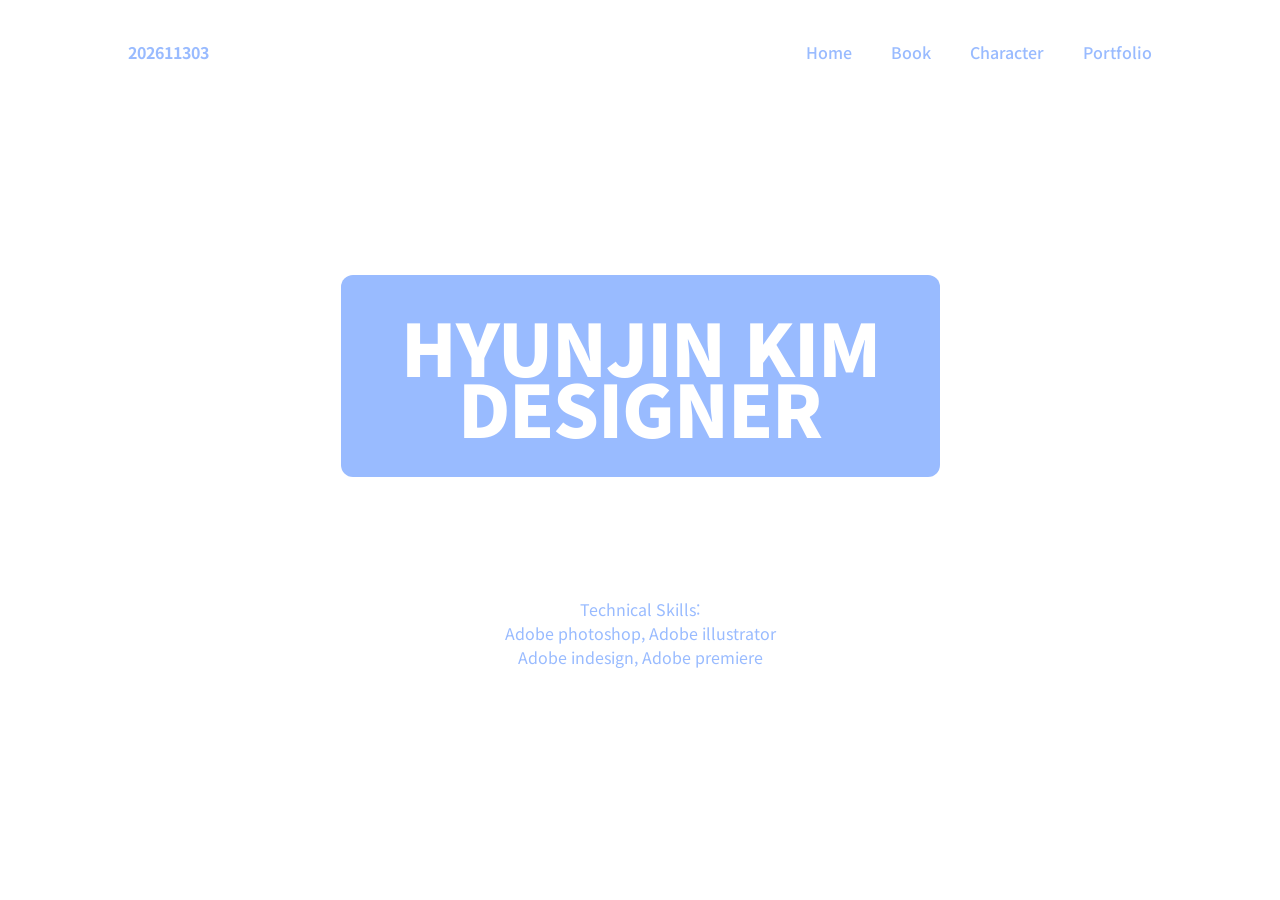
<file: index.html>
<!DOCTYPE html>
<html lang="ko">

<head>
    <meta charset="UTF-8">
    <meta name="viewport" content="width=device-width, initial-scale=1.0">
    <title>Designer HYUNJIN kIM</title>
    <link href="https://fonts.googleapis.com/css2?family=Noto+Sans+KR:wght@400;700;900&display=swap" rel="stylesheet">
    <link rel="stylesheet" href="style.css">
</head>

<body>

    <header class="navbar">
        <div class="logo">202611303</div>
        <nav class="nav-links">
            <a href="#">Home</a>
            <a href="book.html">Book</a>
            <a href="https://cvbektmf2791-cloud.github.io/2026113013-/">Character</a>
            <a href="https://cvbektmf2791-cloud.github.io/portfolio/">Portfolio</a>
        </nav>
    </header>

    <main class="main-content">
        <h1 class="hero-title">
            HYUNJIN KIM<br>DESIGNER
        </h1>

        <div class="skills-section">
            <p class="skills-title">Technical Skills:</p>
            <p class="skills-list">Adobe photoshop, Adobe illustrator</p>
            <p class="skills-list">Adobe indesign, Adobe premiere</p>
        </div>
    </main>

</body>

</html>
</file>
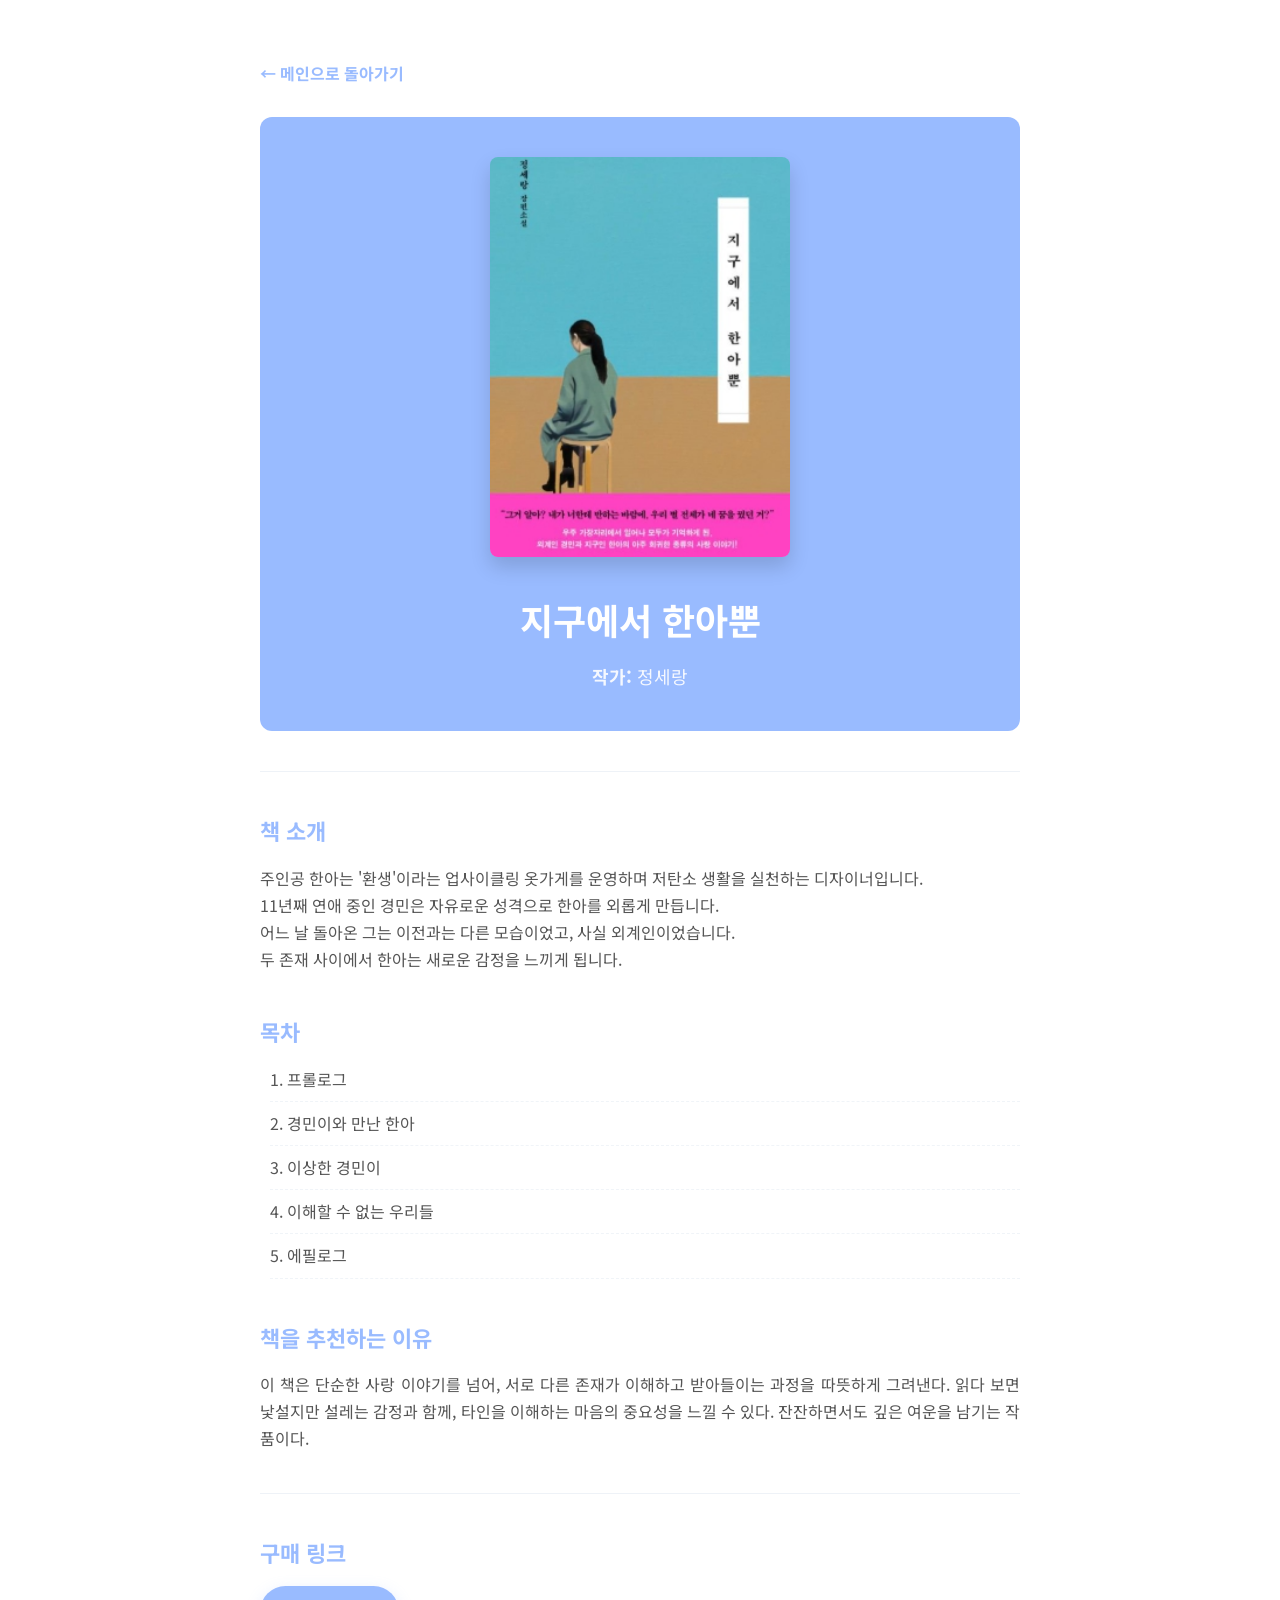
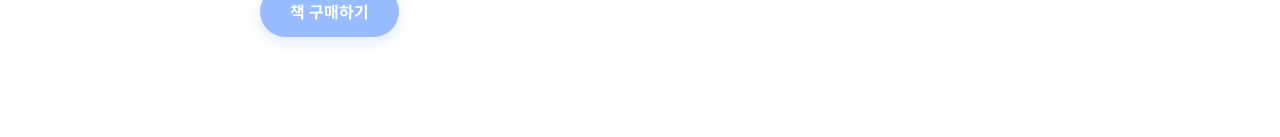
<file: book.html>
<!DOCTYPE html>
<html lang="ko">

<head>
    <meta charset="utf-8">
    <title>지구에서 한아뿐</title>
    <link href="https://fonts.googleapis.com/css2?family=Noto+Sans+KR:wght@400;500;700;900&display=swap"
        rel="stylesheet">
    <link rel="stylesheet" href="book_style.css">
</head>

<body>

    <a href="final.html" class="back-btn">← 메인으로 돌아가기</a>

    <header>
        <img src="images/hana.jpg" alt="book_cover" width="300" height="400">
        <h1><strong>지구에서 한아뿐</strong></h1>
        <p><u>작가:</u> 정세랑</p>
    </header>

    <hr>

    <section>
        <h2>책 소개</h2>
        <p>
            주인공 한아는 '환생'이라는 업사이클링 옷가게를 운영하며 저탄소 생활을 실천하는 디자이너입니다.<br>
            11년째 연애 중인 경민은 자유로운 성격으로 한아를 외롭게 만듭니다.<br>
            어느 날 돌아온 그는 이전과는 다른 모습이었고, 사실 외계인이었습니다.<br>
            두 존재 사이에서 한아는 새로운 감정을 느끼게 됩니다.</p>
    </section>

    <section>
        <h2>목차</h2>
        <ol>
            <li>프롤로그</li>
            <li>경민이와 만난 한아</li>
            <li>이상한 경민이</li>
            <li>이해할 수 없는 우리들</li>
            <li>에필로그</li>
        </ol>
    </section>

    <section>
        <h2>책을 추천하는 이유</h2>
        <p>
            이 책은 단순한 사랑 이야기를 넘어, 서로 다른 존재가 이해하고 받아들이는 과정을 따뜻하게 그려낸다.
            읽다 보면 낯설지만 설레는 감정과 함께, 타인을 이해하는 마음의 중요성을 느낄 수 있다.
            잔잔하면서도 깊은 여운을 남기는 작품이다.
        </p>
    </section>

    <hr>

    <section class="buy-section">
        <h2>구매 링크</h2>
        <p>
            <a href="https://www.yes24.com/Product/Goods/77223021" target="_blank">
                책 구매하기
            </a>
        </p>
    </section>

</body>

</html>
</file>
<file: style.css>
/* 기본 여백 초기화 및 폰트 설정 */
* {
    margin: 0;
    padding: 0;
    box-sizing: border-box;
    font-family: 'Noto Sans KR', sans-serif;
}

body {
    background-color: #ffffff;
    color: #99bbff;
    /* 시원한 블루 톤 적용 */
    padding: 0 10%;
    min-height: 100vh;
    display: flex;
    flex-direction: column;
}

/* 상단 네비게이션 바 (학번 작게 + 메뉴 우측 정렬) */
.navbar {
    display: flex;
    justify-content: space-between;
    align-items: center;
    padding: 40px 0;
}

.logo {
    font-size: 16px;
    /* 학번 크기를 작게 줄였습니다 */
    font-weight: 700;
}

.nav-links a {
    text-decoration: none;
    color: #99bbff;
    margin-left: 35px;
    font-size: 16px;
    font-weight: 500;
}

/* 메인 콘텐츠를 화면 정가운데로 정렬 */
/* 메인 콘텐츠 레이아웃 (중앙 정렬 유지) */
.main-content {
    flex: 1;
    display: flex;
    flex-direction: column;
    justify-content: center;
    /* 세로 정중앙 */
    align-items: center;
    /* 가로 정중앙 */
    text-align: center;
    margin-bottom: 60px;
}

/* [수정] 메인 타이틀 글씨들을 서로 더 모아주는 설정 */
/* 타이틀 스타일 - 글씨를 완전히 밀착시키는 설정 */
/* 타이틀 스타일 - 글씨 밀착 + 테두리 박스 추가 */
/* 타이틀 스타일 - 배경색 채우고 흰색 텍스트로 변경 */
.hero-title {
    font-size: 72px;
    font-weight: 900;
    line-height: 0.85;
    /* 글씨 밀착 유지 */
    letter-spacing: -1px;

    /* [새로 변경된 테두리 박스 설정] */
    background-color: #99bbff;
    /* 박스 내부를 시원한 연블루톤으로 꽉 채움 */
    color: #ffffff;
    /* [변경] 박스 안에 들어갈 글씨 색상을 흰색으로! */

    /* 박스 테두리는 없애거나 아주 얇게 유지 */
    border: none;
    /* 배경색이 있으므로 테두리는 안 보여도 무방합니다 */

    /* 박스 안쪽 여백 (배경색이 있으므로 여백이 더 넉넉해야 시원해 보임) */
    padding: 40px 60px;
    /* [조정] 위아래 40px, 좌우 60px로 여백 확대 */

    display: inline-block;
    /* 박스가 글씨 크기에 딱 맞도록 설정 */
    border-radius: 12px;
    /* [조정] 둥근 모서리를 더 크게 주어 부드러운 느낌 */

    /* 타이틀 박스와 아래 스킬 섹션 사이의 여백 */
    margin-bottom: 120px;
}
</file>
<file: book_style.css>
/* 1. 전체 기본 세팅 (폰트 및 중앙 정렬 기본값) */
* {
    margin: 0;
    padding: 0;
    box-sizing: border-box;
    font-family: 'Noto Sans KR', sans-serif;
}

body {
    background-color: #ffffff;
    color: #333333;
    padding: 60px 20px;
    max-width: 800px;
    /* 본문이 너무 퍼지지 않게 폭을 제한 */
    margin: 0 auto;
    /* 화면 정가운데로 정렬 */
    line-height: 1.7;
}

/* 메인 돌아가기 버튼 스타일 */
.back-btn {
    display: inline-block;
    text-decoration: none;
    color: #99bbff;
    font-weight: 700;
    margin-bottom: 30px;
}

/* 2. 상단 헤더 영역 (현진님 취향의 블루 박스 적용!) */
header {
    text-align: center;
    padding: 40px;
    background-color: #99bbff;
    /* 메인 페이지와 통일한 블루 박스 */
    border-radius: 12px;
    color: #ffffff;
    /* 박스 안 글씨들은 흰색으로 반전 */
    margin-bottom: 40px;
}

header img {
    border-radius: 8px;
    box-shadow: 0 10px 20px rgba(0, 0, 0, 0.15);
    /* 책 표지에 예쁜 그림자 추가 */
    margin-bottom: 25px;
    object-fit: cover;
}

header h1 {
    font-size: 36px;
    font-weight: 900;
    margin-bottom: 10px;
    color: #ffffff;
    /* 흰색 글씨 */
}

header p {
    font-size: 18px;
    color: #ffffff;
    opacity: 0.9;
}

header u {
    text-decoration: none;
    /* 밑줄 대신 깔끔하게 */
    font-weight: 700;
}

/* 구분선 스타일 깔끔하게 변경 */
hr {
    border: none;
    height: 1px;
    background-color: #eef2f7;
    margin: 40px 0;
}

/* 3. 본문 섹션 스타일 */
section {
    margin-bottom: 40px;
}

/* 섹션마다 소제목에 연블루 포인트 주기 */
section h2 {
    font-size: 22px;
    font-weight: 700;
    color: #99bbff;
    /* 소제목들을 연블루로 통일 */
    margin-bottom: 15px;
    position: relative;
}

section p {
    font-size: 16px;
    color: #555555;
    text-align: justify;
    /* 글자 양끝 정렬로 깔끔하게 */
}

/* 목차 순서 리스트 스타일 */
ol {
    list-style-position: inside;
    /* 번호가 안으로 예쁘게 들어오게 */
    padding-left: 10px;
}

ol li {
    font-size: 16px;
    color: #555555;
    margin-bottom: 8px;
    padding-bottom: 8px;
    border-bottom: 1px dashed #f0f4f8;
    /* 목차 사이에 아주 연한 구분선 */
}

/* 4. 하단 구매 링크 버튼 스타일 */
.buy-section p a {
    display: inline-block;
    text-decoration: none;
    background-color: #99bbff;
    color: #ffffff;
    padding: 12px 30px;
    font-weight: 700;
    border-radius: 30px;
    /* 둥근 캡슐 모양 버튼 */
    transition: background 0.3s, transform 0.2s;
    box-shadow: 0 5px 15px rgba(153, 187, 255, 0.3);
}

/* 구매 버튼에 마우스 올렸을 때 효과 */
.buy-section p a:hover {
    background-color: #7aa5f5;
    transform: translateY(-2px);
}
</file>
